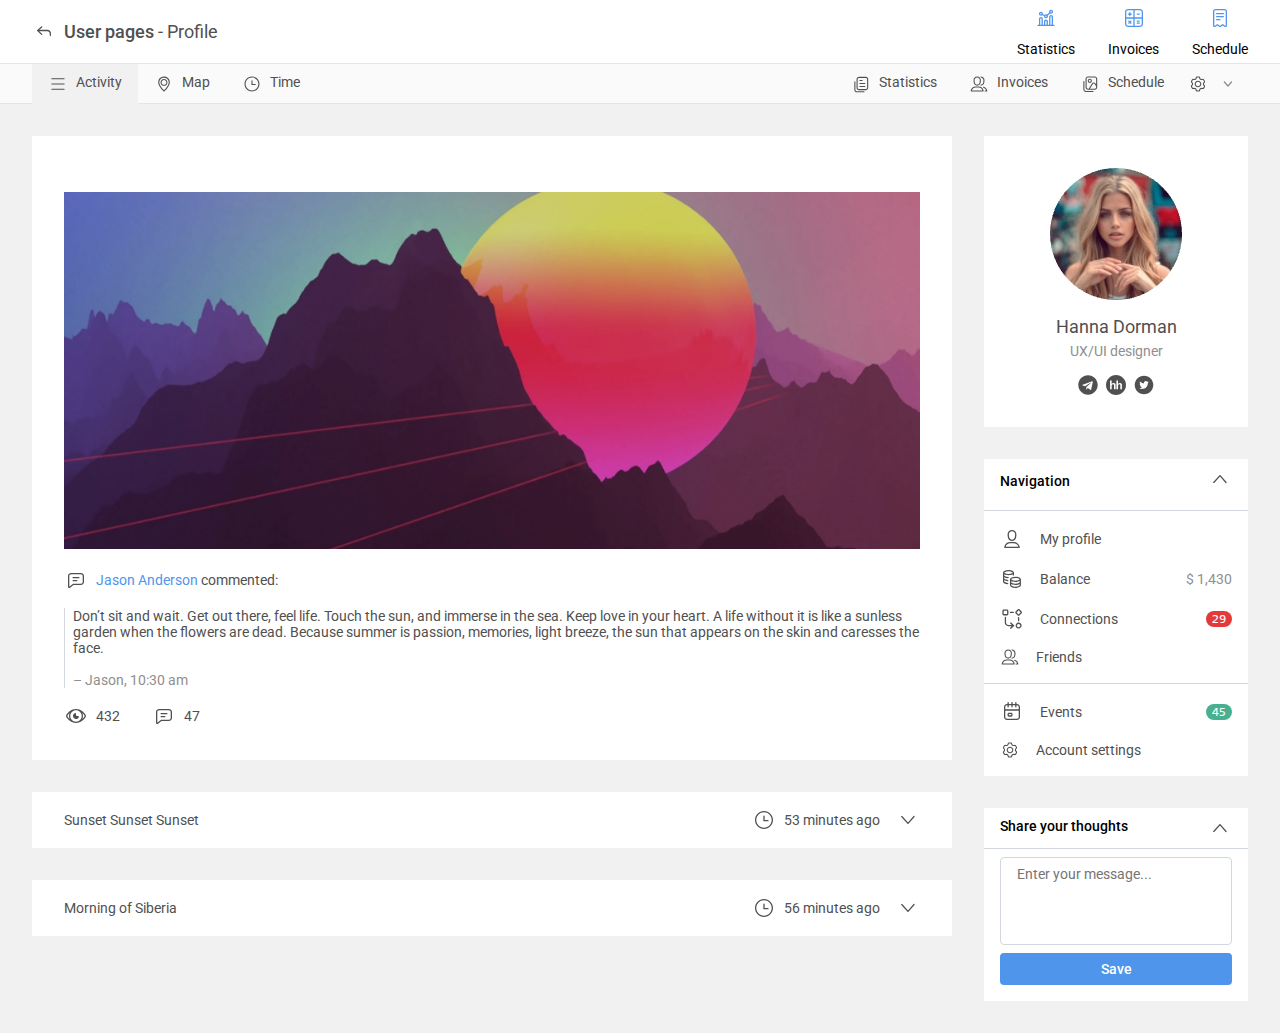
<file: index.html>
<!DOCTYPE html>
<html lang="en">
  <head>
    <meta charset="UTF-8" />
    <meta name="viewport" content="width=device-width, initial-scale=1.0" />
    <title>User-page</title>
    <link rel="icon" type="image/jpg" href="images/favicon.jpeg" />
    <link rel="preconnect" href="https://fonts.googleapis.com" />
    <link rel="preconnect" href="https://fonts.gstatic.com" crossorigin />
    <link
      href="https://fonts.googleapis.com/css2?family=Roboto:wght@400;500&display=swap"
      rel="stylesheet"
    />
    <link href="reset/normalize.css" rel="stylesheet" />
    <link href="css/style.css" rel="stylesheet" />
    <script src="js/main.js" defer></script>
  </head>

  <body>
    <header class="header">
      <div class="container">
        <nav class="header__nav--top">
          <!-- левый блок -->
          <a href="#" class="nav__left">
            <div>
              <img
                src="images/icons/Outline _ Back Outline.svg"
                alt="Стрелка назад"
              />
            </div>
            <div>
              <p><span>User pages</span> - Profile</p>
            </div>
          </a>
          <!-- правый блок -->
          <div class="nav__right">
            <ul class="nav__right--list">
              <li>
                <a href="#">
                  <img src="images/icons/Outline _ Chart Outline.svg" alt="" />
                </a>
                <a href="#">Statistics</a>
              </li>
              <li>
                <a href="#">
                  <img
                    src="images/icons/Outline _ Calculate Outline.svg"
                    alt=""
                  />
                </a>
                <a href="#">Invoices</a>
              </li>
              <li>
                <a href="#">
                  <img
                    src="images/icons/Outline _ Receipt Outline.svg"
                    alt=""
                  />
                </a>
                <a href="#">Schedule</a>
              </li>
            </ul>
          </div>
        </nav>

        <nav class="header__nav--main">
          <!-- левый (верхний) блок  -->
          <ul class="nav__list">
            <li class="item__active">
              <a href="index.html">
                <img src="images/icons/Outline _ Menu Outline.svg" alt="" />
                <p>Activity</p>
              </a>
            </li>
            <li>
              <a href="map.html">
                <img src="images/icons/Outline _ Location Outline.svg" alt="" />
                <p>Map</p>
              </a>
            </li>
            <li>
              <a href="time.html">
                <img src="images/icons/Outline _ Time Outline.svg" alt="" />
                <p>Time</p>
              </a>
            </li>
          </ul>
          <!-- правый (нижний) блок -->
          <div class="nav__right">
            <ul class="nav__list">
              <li>
                <a href="#">
                  <img src="images/icons/Outline _ Docs Outline.svg" alt="" />
                  <p>Statistics</p>
                </a>
              </li>
              <li>
                <a href="#">
                  <img src="images/icons/Outline _ People Outline.svg" alt="" />
                  <p>Invoices</p>
                </a>
              </li>
              <li>
                <a href="#">
                  <img src="images/icons/Outline _ Jpg Outline.svg" alt="" />
                  <p>Schedule</p>
                </a>
              </li>
              <li class="item__setting">
                <a href="#">
                  <img
                    src="images/icons/Outline _ Settings Outline.svg"
                    alt=""
                  />
                  <img
                    src="images/icons/Outline _ Small Arrow Down Outline.svg"
                    alt=""
                  />
                </a>
              </li>
            </ul>
          </div>
        </nav>
      </div>
    </header>

    <main>
      <div class="container">
        <div class="main">
          <!-- посты -->
          <div class="posts">
            <!-- последний пост -->
            <div class="post__last">
              <div class="post__img">
                <img
                  src="images/abstract-purple-digital-art-retrowave-wallpaper 1.jpeg"
                  alt=""
                />
              </div>
              <div class="post__comment--name">
                <img src="images/icons/Outline _ Comment Outline.svg" alt="" />
                <p><span>Jason Anderson</span> commented:</p>
              </div>
              <div class="post__comment--text">
                <div class="line"></div>
                <p>
                  Don’t sit and wait. Get out there, feel life. Touch the sun,
                  and immerse in the sea. Keep love in your heart. A life
                  without it is like a sunless garden when the flowers are dead.
                  Because summer is passion, memories, light breeze, the sun
                  that appears on the skin and caresses the face.
                  <span>– Jason, 10:30 am</span>
                </p>
              </div>
              <div class="post__activity">
                <div>
                  <img src="images/icons/Outline _ Eye Outline.svg" alt="" />
                  <p>432</p>
                </div>
                <div>
                  <img
                    src="images/icons/Outline _ Comment Outline.svg"
                    alt=""
                  />
                  <p>47</p>
                </div>
              </div>
            </div>
            <!-- последний пост -->

            <div class="post">
              <div class="post__name">
                <p>Sunset Sunset Sunset</p>
              </div>
              <div class="post__published">
                <img src="images/icons/Outline _ Time Outline.svg" alt="" />
                <p><span>53</span> minutes ago</p>
                <img
                  src="images/icons/Outline _ Chevron Down Outline.svg"
                  alt=""
                />
              </div>
            </div>
            <div class="post">
              <div class="post__name">
                <p>Morning of Siberia</p>
              </div>
              <div class="post__published">
                <img src="images/icons/Outline _ Time Outline.svg" alt="" />
                <p><span>56</span> minutes ago</p>
                <img
                  src="images/icons/Outline _ Chevron Down Outline.svg"
                  alt=""
                />
              </div>
            </div>
          </div>
          <!-- посты -->

          <!-- профиль -->
          <div class="profile">
            <!-- данные юзера -->
            <div class="profile__user">
              <div class="user__photo">
                <img src="images/Avatar.jpeg" alt="" />
              </div>
              <div class="user_name">
                <h3>Hanna Dorman</h3>
                <p>UX/UI designer</p>
              </div>
              <div class="profile__social">
                <img
                  src="images/icons/telegram_logo_icon_144811 1.svg"
                  alt=""
                />
                <img src="images/icons/hh.ru__min_ 1.svg" alt="" />
                <img
                  src="images/icons/twitter_2_icon-icons.com_59206 1.svg"
                  alt=""
                />
              </div>
            </div>
            <!-- данные юзера -->

            <!-- навигация профиля -->
            <div class="profile__nav">
              <ul>
                <li>
                  <div class="item__name">
                    <h2>Navigation</h2>
                  </div>
                  <div class="item__data">
                    <img
                      class="arrow"
                      src="images/icons/Outline _ Chevron Down Outline.svg"
                      alt=""
                    />
                  </div>
                </li>
                <li class="line"></li>
                <li>
                  <div class="item__name">
                    <img
                      src="images/icons/Outline _ Person Outline.svg"
                      alt=""
                    />
                    <p>My profile</p>
                  </div>
                </li>
                <li>
                  <div class="item__name">
                    <img
                      src="images/icons/Outline _ Finance Outline.svg"
                      alt=""
                    />
                    <p>Balance</p>
                  </div>
                  <div class="item__data">
                    <p class="item__data--color">$ 1,430</p>
                  </div>
                </li>
                <li>
                  <div class="item__name">
                    <img
                      src="images/icons/Outline _ Scheme Outline.svg"
                      alt=""
                    />
                    <p>Connections</p>
                  </div>
                  <div class="item__data">
                    <p class="item__data--bg red">29</p>
                  </div>
                </li>
                <li>
                  <div class="item__name">
                    <img
                      src="images/icons/Outline _ People Outline.svg"
                      alt=""
                    />
                    <p>Friends</p>
                  </div>
                  <div class="item__data">
                    <p></p>
                  </div>
                </li>
                <li class="line"></li>
                <li>
                  <div class="item__name">
                    <img
                      src="images/icons/Outline _ Calendar Outline.svg"
                      alt=""
                    />
                    <p>Events</p>
                  </div>
                  <div class="item__data">
                    <p class="item__data--bg green">45</p>
                  </div>
                </li>
                <li>
                  <div class="item__name">
                    <img
                      src="images/icons/Outline _ Settings Outline.svg"
                      alt=""
                    />
                    <p>Account settings</p>
                  </div>
                </li>
              </ul>
            </div>
            <!-- навигация профиля -->

            <!-- сообщение в профиле -->
            <div class="profile__message">
              <ul>
                <li>
                  <h2>Share your thoughts</h2>
                  <img
                    class="arrow"
                    src="images/icons/Outline _ Chevron Down Outline.svg"
                    alt=""
                  />
                </li>
                <li class="line"></li>
                <li>
                  <textarea placeholder="Enter your message..."></textarea>
                </li>
                <li>
                  <button>Save</button>
                </li>
              </ul>
            </div>
            <!-- сообщение в профиле -->
          </div>
          <!-- профиль -->
        </div>
      </div>
    </main>
  </body>
</html>
</file>
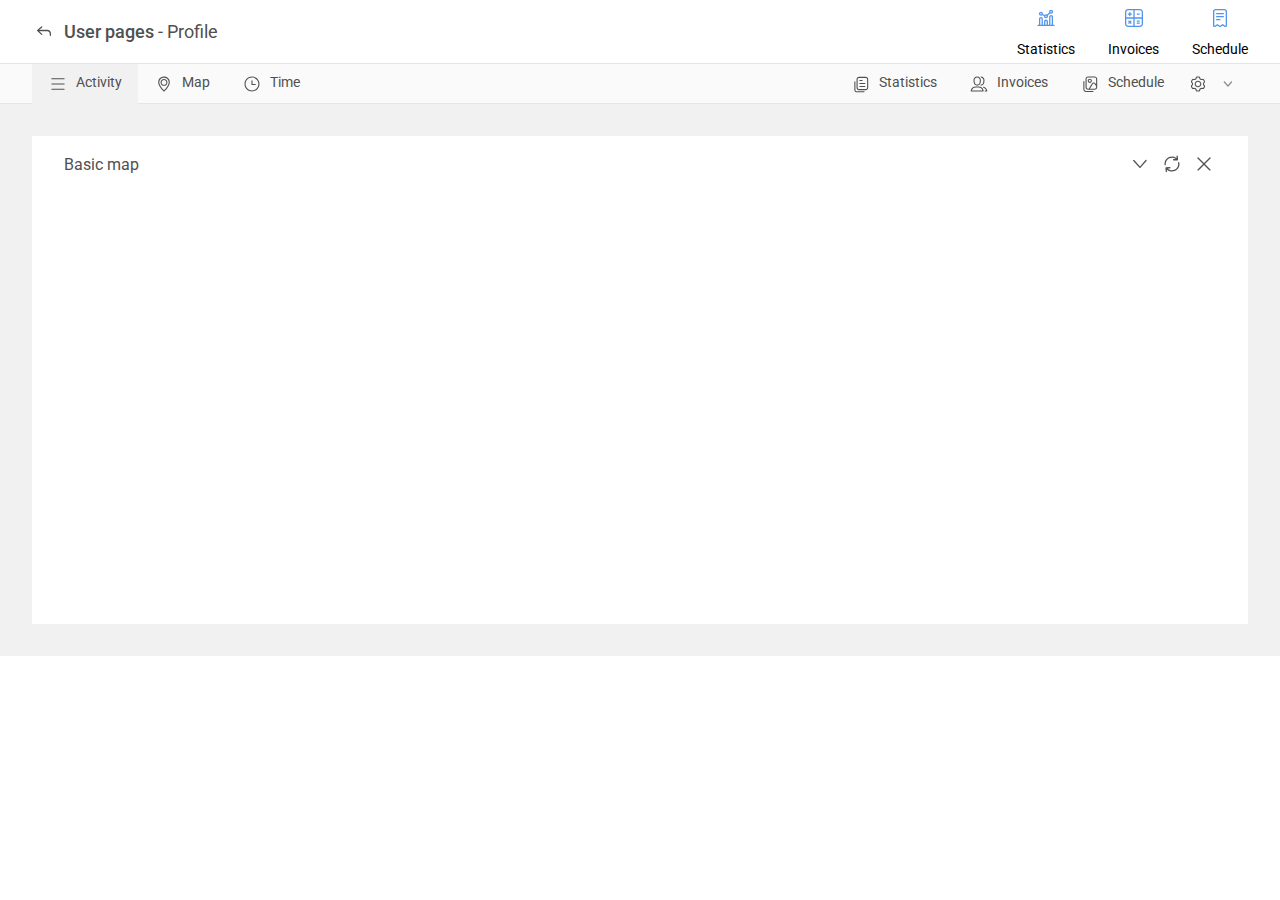
<file: map.html>
<!DOCTYPE html>
<html lang="en">
  <head>
    <meta charset="UTF-8" />
    <meta name="viewport" content="width=device-width, initial-scale=1.0" />
    <title>User-page</title>
    <link rel="icon" type="image/jpg" href="images/favicon.jpeg" />
    <link rel="preconnect" href="https://fonts.googleapis.com" />
    <link rel="preconnect" href="https://fonts.gstatic.com" crossorigin />
    <link
      href="https://fonts.googleapis.com/css2?family=Roboto:wght@400;500&display=swap"
      rel="stylesheet"
    />
    <link href="reset/normalize.css" rel="stylesheet" />
    <link href="css/style.css" rel="stylesheet" />
    <script src="js/main.js" defer></script>
    <script src="https://api-maps.yandex.ru/v3/?apikey=3efe9754-30cc-4caa-b64a-1070807b896a&lang=ru_RU"></script>
  </head>

  <body>
    <header class="header">
      <div class="container">
        <nav class="header__nav--top">
          <!-- левый блок -->
          <a href="#" class="nav__left">
            <div>
              <img
                src="images/icons/Outline _ Back Outline.svg"
                alt="Стрелка назад"
              />
            </div>
            <div>
              <p><span>User pages</span> - Profile</p>
            </div>
          </a>
          <!-- правый блок -->
          <div class="nav__right">
            <ul class="nav__right--list">
              <li>
                <a href="#">
                  <img src="images/icons/Outline _ Chart Outline.svg" alt="" />
                </a>
                <a href="#">Statistics</a>
              </li>
              <li>
                <a href="#">
                  <img
                    src="images/icons/Outline _ Calculate Outline.svg"
                    alt=""
                  />
                </a>
                <a href="#">Invoices</a>
              </li>
              <li>
                <a href="#">
                  <img
                    src="images/icons/Outline _ Receipt Outline.svg"
                    alt=""
                  />
                </a>
                <a href="#">Schedule</a>
              </li>
            </ul>
          </div>
        </nav>

        <nav class="header__nav--main">
          <!-- левый (верхний) блок  -->
          <ul class="nav__list">
            <li class="item__active">
              <a href="index.html">
                <img src="images/icons/Outline _ Menu Outline.svg" alt="" />
                <p>Activity</p>
              </a>
            </li>
            <li>
              <a href="map.html">
                <img src="images/icons/Outline _ Location Outline.svg" alt="" />
                <p>Map</p>
              </a>
            </li>
            <li>
              <a href="time.html">
                <img src="images/icons/Outline _ Time Outline.svg" alt="" />
                <p>Time</p>
              </a>
            </li>
          </ul>
          <!-- правый (нижний) блок -->
          <div class="nav__right">
            <ul class="nav__list">
              <li>
                <a href="#">
                  <img src="images/icons/Outline _ Docs Outline.svg" alt="" />
                  <p>Statistics</p>
                </a>
              </li>
              <li>
                <a href="#">
                  <img src="images/icons/Outline _ People Outline.svg" alt="" />
                  <p>Invoices</p>
                </a>
              </li>
              <li>
                <a href="#">
                  <img src="images/icons/Outline _ Jpg Outline.svg" alt="" />
                  <p>Schedule</p>
                </a>
              </li>
              <li class="item__setting">
                <a href="#">
                  <img
                    src="images/icons/Outline _ Settings Outline.svg"
                    alt=""
                  />
                  <img
                    src="images/icons/Outline _ Small Arrow Down Outline.svg"
                    alt=""
                  />
                </a>
              </li>
            </ul>
          </div>
        </nav>
      </div>
    </header>

    <main>
      <div class="container">
        <div class="main">
          <div class="posts maps">
            <div class="post__last map__wrapper">
              <div class="map__title">
                <h3>Basic map</h3>
                <div class="map__navigation">
                  <img
                    src="images/icons/Outline _ Chevron Down Outline.svg"
                    alt=""
                  />
                  <img src="images/icons/Outline _ Update Outline.svg" alt="" />
                  <img src="images/icons/Outline _ Close Outline.svg" alt="" />
                </div>
              </div>
              <div class="map" id="map"></div>
            </div>
          </div>
        </div>
      </div>
    </main>
  </body>
</html>
</file>
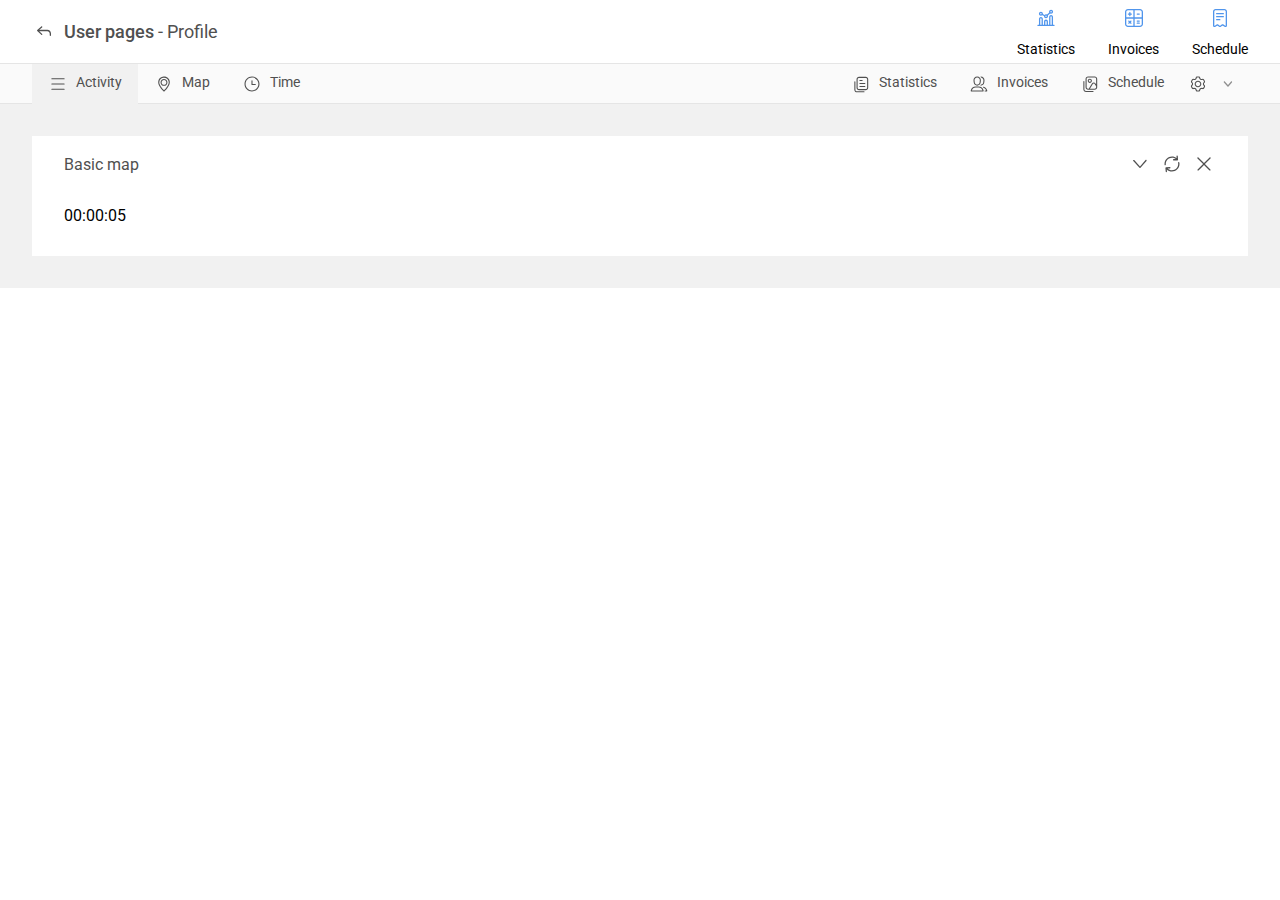
<file: time.html>
<!DOCTYPE html>
<html lang="en">
  <head>
    <meta charset="UTF-8" />
    <meta name="viewport" content="width=device-width, initial-scale=1.0" />
    <title>User-page</title>
    <link rel="icon" type="image/jpg" href="images/favicon.jpeg" />
    <link rel="preconnect" href="https://fonts.googleapis.com" />
    <link rel="preconnect" href="https://fonts.gstatic.com" crossorigin />
    <link
      href="https://fonts.googleapis.com/css2?family=Roboto:wght@400;500&display=swap"
      rel="stylesheet"
    />
    <link href="reset/normalize.css" rel="stylesheet" />
    <link href="css/style.css" rel="stylesheet" />
    <script src="js/main.js" defer></script>
  </head>

  <body>
    <header class="header">
      <div class="container">
        <nav class="header__nav--top">
          <!-- левый блок -->
          <a href="#" class="nav__left">
            <div>
              <img
                src="images/icons/Outline _ Back Outline.svg"
                alt="Стрелка назад"
              />
            </div>
            <div>
              <p><span>User pages</span> - Profile</p>
            </div>
          </a>
          <!-- правый блок -->
          <div class="nav__right">
            <ul class="nav__right--list">
              <li>
                <a href="#">
                  <img src="images/icons/Outline _ Chart Outline.svg" alt="" />
                </a>
                <a href="#">Statistics</a>
              </li>
              <li>
                <a href="#">
                  <img
                    src="images/icons/Outline _ Calculate Outline.svg"
                    alt=""
                  />
                </a>
                <a href="#">Invoices</a>
              </li>
              <li>
                <a href="#">
                  <img
                    src="images/icons/Outline _ Receipt Outline.svg"
                    alt=""
                  />
                </a>
                <a href="#">Schedule</a>
              </li>
            </ul>
          </div>
        </nav>

        <nav class="header__nav--main">
          <!-- левый (верхний) блок  -->
          <ul class="nav__list">
            <li class="item__active">
              <a href="index.html">
                <img src="images/icons/Outline _ Menu Outline.svg" alt="" />
                <p>Activity</p>
              </a>
            </li>
            <li>
              <a href="map.html">
                <img src="images/icons/Outline _ Location Outline.svg" alt="" />
                <p>Map</p>
              </a>
            </li>
            <li>
              <a href="time.html">
                <img src="images/icons/Outline _ Time Outline.svg" alt="" />
                <p>Time</p>
              </a>
            </li>
          </ul>
          <!-- правый (нижний) блок -->
          <div class="nav__right">
            <ul class="nav__list">
              <li>
                <a href="#">
                  <img src="images/icons/Outline _ Docs Outline.svg" alt="" />
                  <p>Statistics</p>
                </a>
              </li>
              <li>
                <a href="#">
                  <img src="images/icons/Outline _ People Outline.svg" alt="" />
                  <p>Invoices</p>
                </a>
              </li>
              <li>
                <a href="#">
                  <img src="images/icons/Outline _ Jpg Outline.svg" alt="" />
                  <p>Schedule</p>
                </a>
              </li>
              <li class="item__setting">
                <a href="#">
                  <img
                    src="images/icons/Outline _ Settings Outline.svg"
                    alt=""
                  />
                  <img
                    src="images/icons/Outline _ Small Arrow Down Outline.svg"
                    alt=""
                  />
                </a>
              </li>
            </ul>
          </div>
        </nav>
      </div>
    </header>

    <main>
      <div class="container">
        <div class="main">
          <div class="posts maps">
            <div class="post__last map__wrapper">
              <div class="map__title">
                <h3>Basic map</h3>
                <div class="map__navigation">
                  <img
                    src="images/icons/Outline _ Chevron Down Outline.svg"
                    alt=""
                  />
                  <img src="images/icons/Outline _ Update Outline.svg" alt="" />
                  <img src="images/icons/Outline _ Close Outline.svg" alt="" />
                </div>
              </div>
              <div class="time">00:00:05</div>
            </div>
          </div>
        </div>
      </div>
    </main>
  </body>
</html>
</file>
<file: css/style.css>
@font-face {
  font-family: "VTB Group UI";
  src: url(/fonts/VTBGroupUI-Regular.woff2) format("woff2");
  font-weight: 400;
}

:root {
  --blue: #5095ec;
  --black: #505050;
  --second-tx: #8f8f8f;
  --grey: #d3d8de;
  --bg: #f1f1f1;
  --white: #ffffff;
  --bg2: #fafafa;
}

body {
  font-family: "Roboto", sans-serif;
  /* font-family: VTB Group UI, sans-serif; */
  font-weight: 400;
  font-size: 14px;
  line-height: 16px;
}

h2 {
  font-size: 14px;
  font-weight: 500;
  line-height: 20px;
}

p {
  color: var(--black);
}

.container {
  max-width: 1440px;
  margin: 0 auto;
}

.header__nav--top {
  display: flex;
  justify-content: space-between;
  align-items: center;
  height: 63px;
  padding: 0 32px;
  box-shadow: 0px 1px 1px 0px rgba(0, 0, 0, 0.1);
  margin-bottom: 1px;

  .nav__left {
    display: flex;
    align-items: center;
    gap: 8px;
    font-size: 18px;

    span {
      font-weight: 500;
    }

    @media (max-width: 480px) {
      p {
        display: none;
      }
    }
  }

  .nav__right--list {
    display: flex;
    gap: 33px;

    li {
      display: flex;
      flex-direction: column;
      align-items: center;
      gap: 8px;
    }

    @media (max-width: 480px) {
      li {
        gap: 2px;
      }
    }
  }
}

.header__nav--main {
  display: flex;
  justify-content: space-between;
  align-items: center;
  background-color: var(--bg2);
  height: 39px;
  padding: 0 32px;
  box-shadow: 0px 1px 1px 0px rgba(0, 0, 0, 0.1);
  margin-bottom: 1px;

  @media (max-width: 768px) {
    flex-direction: column;
    height: 78px;
  }

  @media (max-width: 480px) {
    img {
      max-width: none;
      height: 16px;
    }

    a {
      flex-direction: column;
    }

  }

  .nav__list {
    display: flex;

    li {
      display: flex;
      align-items: center;
      height: 40px;
      padding: 0 16px;
      min-width: max-content;

      a {
        display: flex;
        gap: 8px;
      }
    }

    .item__active {
      background-color: var(--bg);
    }

    .item__setting {
      padding: 0 8px;
    }

    @media (max-width: 480px) {
      li {
        font-size: 12px;

        a {
          gap: 2px;
        }
      }
    }
  }
}

.main {
  background-color: var(--bg);
  padding: 32px;
  display: flex;
  gap: 32px;

  @media (max-width: 768px) {
    padding: 16px;
    gap: 16px;
  }

  /* посты */
  .posts {
    min-height: 100%;
    max-width: 1080px;
    display: flex;
    flex-direction: column;
    gap: 32px;

    @media (max-width: 768px) {
      gap: 16px;
    }

    /* последний пост */
    .post__last {
      display: flex;
      flex-direction: column;
      gap: 16px;
      padding: 56px 32px 32px;
      background-color: var(--white);

      @media (max-width: 768px) {
        padding: 26px 16px 16px;
      }

      .post__comment--name {
        display: flex;
        gap: 8px;
        align-items: center;

        span {
          color: var(--blue);
        }
      }

      .post__comment--text {
        display: flex;
        gap: 8px;

        .line {
          min-height: 100%;
          width: 2px;
          background-color: var(--grey);
        }

        p {
          display: flex;
          flex-direction: column;
          gap: 16px;

          span {
            color: var(--second-tx);
          }
        }
      }

      .post__activity {
        display: flex;
        gap: 32px;

        div {
          display: flex;
          align-items: center;
          gap: 8px;
        }
      }
    }

    /* последний пост */

    /* прошлые посты */
    .post {
      display: flex;
      justify-content: space-between;
      background-color: var(--white);
      align-items: center;
      gap: 8px;
      padding: 16px 32px;

      @media (max-width: 768px) {
        padding: 16px;
        flex-direction: column;
      }

      .post__published {
        display: flex;
        align-items: center;

        p {
          padding-left: 8px;
          padding-right: 16px;
        }

        img {
          height: 24px;
        }
      }
    }

    /* прошлые посты */
  }

  /* посты */

  /* профиль */
  .profile {
    min-width: 264px;
    display: flex;
    flex-direction: column;
    gap: 32px;

    .line {
      border-bottom: 1px solid var(--grey);
    }

    .arrow {
      transform: rotateX(180deg);
      -webkit-transform: rotateX(180deg);
      -moz-transform: rotateX(180deg);
      -ms-transform: rotateX(180deg);
      -o-transform: rotateX(180deg);
    }

    @media (max-width: 768px) {
      min-width: 200px;
      gap: 16px;
    }

    @media (max-width: 480px) {
      display: none;
    }

    /* данные юзера */
    .profile__user {
      display: flex;
      flex-direction: column;
      align-items: center;
      gap: 16px;
      padding: 32px 0;
      background-color: var(--white);

      @media (max-width: 768px) {
        padding: 16px 0;
      }

      .user_name {
        display: flex;
        flex-direction: column;
        align-items: center;
        gap: 8px;

        h3 {
          font-size: 18px;
          font-weight: 400;
          color: var(--black);
        }

        p {
          color: var(--second-tx);
        }
      }

      .profile__social {
        display: flex;
        gap: 8px;
      }
    }

    /* данные юзера */

    /* навигация профиля */
    .profile__nav {
      background-color: var(--white);
      padding: 8px 0 16px;

      ul {
        display: flex;
        flex-direction: column;
        gap: 16px;

        li {
          display: flex;
          justify-content: space-between;
          align-items: center;
          padding: 0 16px;

          .item__name {
            display: flex;
            align-items: center;
            gap: 16px;
          }

          .item__data--color {
            color: var(--second-tx);
          }

          .item__data--bg {
            font-family: VTB Group UI, sans-serif;
            font-size: 12px;
            color: var(--white);
            width: 26px;
            height: 16px;
            text-align: center;
            border-radius: 8px;
            -webkit-border-radius: 8px;
            -moz-border-radius: 8px;
            -ms-border-radius: 8px;
            -o-border-radius: 8px;
          }

          .red {
            background: rgb(227, 57, 57);
          }

          .green {
            background: rgb(71, 176, 145);
          }
        }


      }
    }

    /* навигация профиля */

    /* сообщение в профиле */
    .profile__message {
      background-color: var(--white);
      padding: 8px 0 16px;

      ul {
        display: flex;
        flex-direction: column;
        gap: 8px;

        li {
          display: flex;
          justify-content: space-between;
          padding: 0 16px;

          textarea {
            width: 100%;
            height: 88px;
            padding: 8px 16px;
            border: 1px solid rgb(211, 216, 222);
            border-radius: 4px;
            resize: none;
          }

          button {
            width: 100%;
            height: 32px;
            background: var(--blue);
            color: var(--white);
            border: none;
            border-radius: 4px;
            -webkit-border-radius: 4px;
            -moz-border-radius: 4px;
            -ms-border-radius: 4px;
            -o-border-radius: 4px;
            font-weight: 500;
            line-height: 24px;
            cursor: pointer;
          }
        }
      }
    }

    /* сообщение в профиле */

  }

  /* профиль */

}

.main {
  .maps {
    min-width: 100%;

    .map__wrapper {
      padding: 16px 32px 32px;

      .map__title {
        display: flex;
        justify-content: space-between;
        align-items: center;

        h3 {
          font-size: 16px;
          font-weight: 400;
          line-height: 19px;
          color: var(--black);
        }

        .map__navigation {
          display: flex;
          gap: 8px;

          img {
            cursor: pointer;
          }
        }
      }

      .map {
        width: 100%;
        height: 400px;
      }
    }

  }

}

.time {
  padding-top: 16px;
  font-size: 16px;
}
</file>
